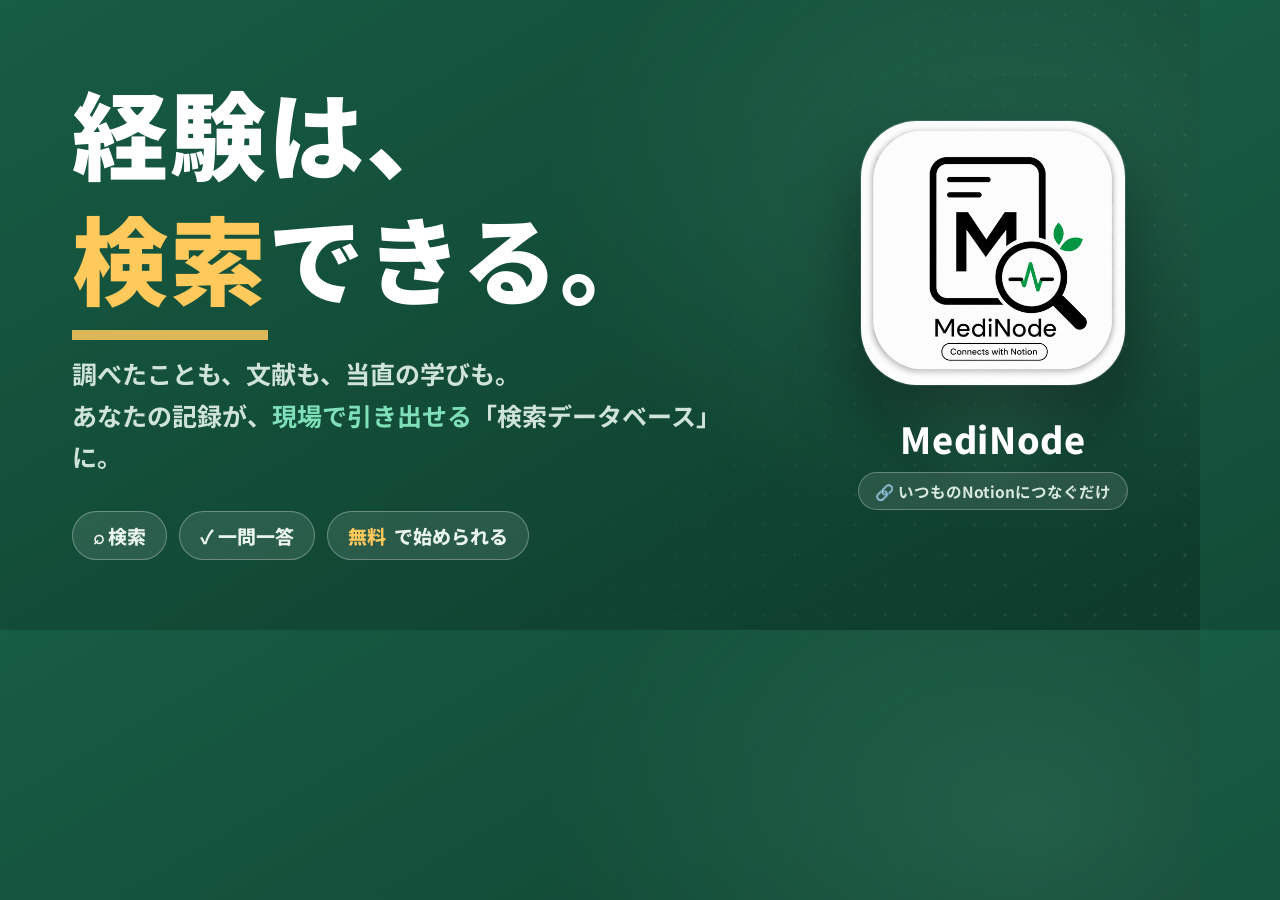
<file: ogp.html>
<!DOCTYPE html>
<html lang="ja">
<head>
<meta charset="UTF-8">
<link rel="preconnect" href="https://fonts.googleapis.com">
<link rel="preconnect" href="https://fonts.gstatic.com" crossorigin>
<link href="https://fonts.googleapis.com/css2?family=Inter:wght@600;700;800&family=Noto+Sans+JP:wght@500;700;800;900&display=swap" rel="stylesheet">
<style>
  *{margin:0;padding:0;box-sizing:border-box}
  :root{--cream:#f6efe0;--amber:#ffc95c;--mint:#7fdfb8}
  html,body{width:1200px;height:630px;overflow:hidden}
  body{
    font-family:"Noto Sans JP","Inter",sans-serif;
    background:
      radial-gradient(780px 560px at 86% 30%, rgba(127,223,184,.15), transparent 62%),
      linear-gradient(150deg,#175c44,#124a36 55%,#0e3a2b);
    position:relative;color:var(--cream);
  }
  .dots{position:absolute;inset:0;background-image:radial-gradient(rgba(246,239,224,.10) 1.5px,transparent 1.7px);background-size:30px 30px;
    -webkit-mask-image:linear-gradient(115deg,transparent 50%,#000)}
  .wrap{position:relative;height:100%;display:flex;align-items:center;justify-content:space-between;padding:0 72px}
  .left{max-width:680px}
  h1{font-size:96px;line-height:1.3;font-weight:900;letter-spacing:.02em;color:#fff}
  h1 .a{color:var(--amber);border-bottom:10px solid rgba(255,201,92,.85);padding-bottom:4px}
  .sub{margin-top:34px;font-size:25px;font-weight:700;color:#cfe3d8;line-height:1.65}
  .sub b{color:var(--mint)}
  .chips{display:flex;align-items:center;gap:12px;margin-top:34px}
  .chip{display:inline-flex;align-items:center;gap:8px;background:rgba(255,255,255,.10);border:1.5px solid rgba(255,255,255,.30);
    border-radius:999px;padding:10px 20px;font-size:19px;font-weight:800;color:#eaf5ef}
  .chip .a{color:var(--amber)}
  .right{flex-shrink:0;text-align:center;position:relative;margin-left:30px}
  .glow{position:absolute;inset:-56px;background:radial-gradient(closest-side,rgba(127,223,184,.30),transparent 70%);border-radius:50%}
  .right .big{position:relative;width:264px;height:264px;border-radius:56px;
    box-shadow:0 36px 74px rgba(0,0,0,.45),0 0 0 1px rgba(255,255,255,.14)}
  .right .name{position:relative;margin-top:22px;font-size:36px;font-weight:800;color:#fff;letter-spacing:.02em}
  .right .conn{position:relative;margin-top:8px;display:inline-flex;align-items:center;gap:8px;background:rgba(255,255,255,.10);
    border:1px solid rgba(255,255,255,.28);border-radius:999px;padding:7px 16px;font-size:15.5px;font-weight:700;color:#d7e8df}
</style>
</head>
<body>
  <div class="dots"></div>
  <div class="wrap">
    <div class="left">
      <h1>経験は、<br><span class="a">検索</span>できる。</h1>
      <p class="sub">調べたことも、文献も、当直の学びも。<br>あなたの記録が、<b>現場で引き出せる</b>「検索データベース」に。</p>
      <div class="chips">
        <span class="chip">⌕ 検索</span><span class="chip">✓ 一問一答</span><span class="chip"><span class="a">無料</span>で始められる</span>
      </div>
    </div>
    <div class="right">
      <div class="glow"></div>
      <img class="big" src="assets/icon-512.png" alt="">
      <div class="name">MediNode</div>
      <div class="conn">🔗 いつものNotionにつなぐだけ</div>
    </div>
  </div>
</body>
</html>
</file>
